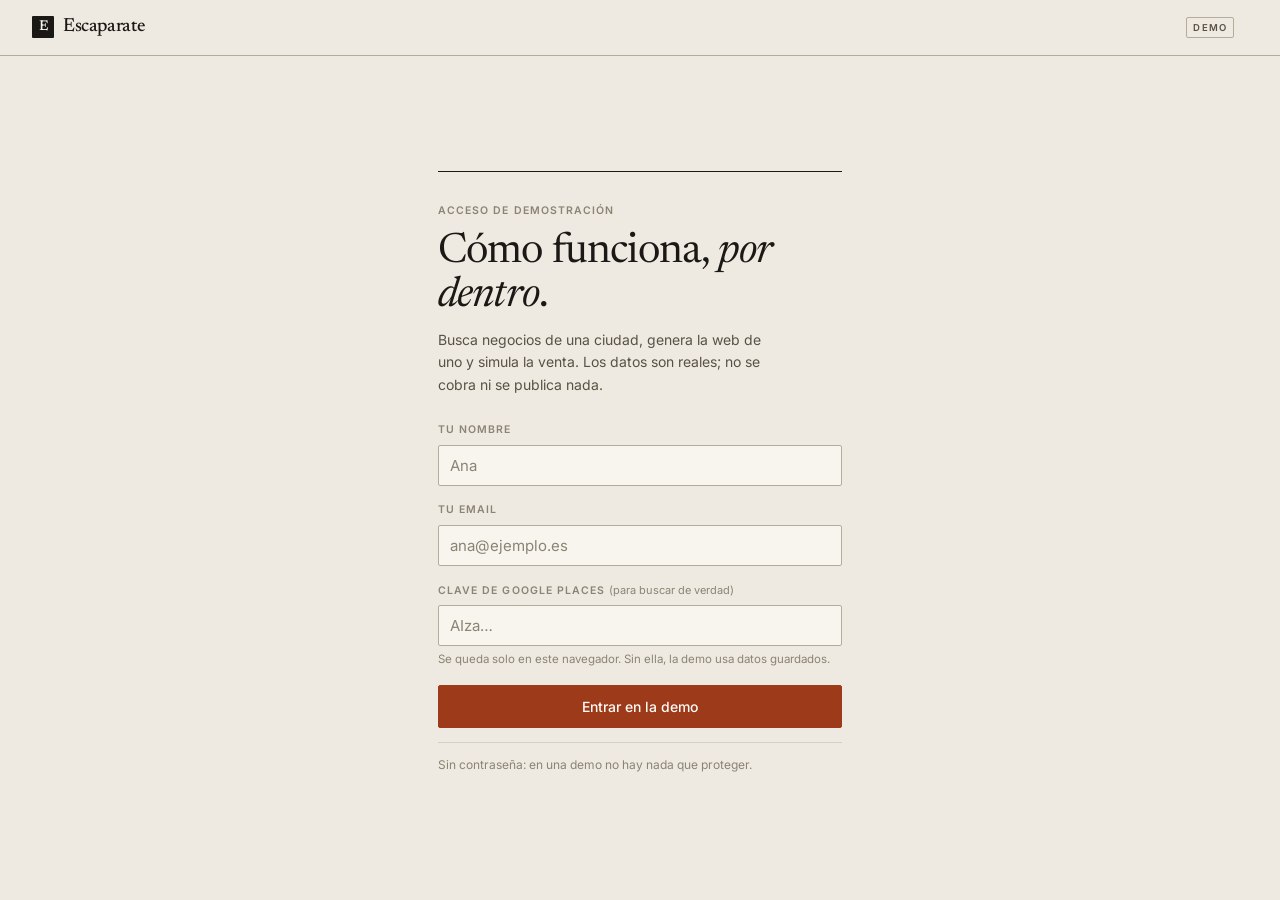
<file: demo/index.html>
<!DOCTYPE html>
<html lang="es">
<head>
<meta charset="utf-8">
<meta name="viewport" content="width=device-width, initial-scale=1">
<title>Escaparate — panel</title>
<meta name="robots" content="noindex">
<link rel="preconnect" href="https://fonts.googleapis.com">
<link rel="preconnect" href="https://fonts.gstatic.com" crossorigin>
<link href="https://fonts.googleapis.com/css2?family=Newsreader:ital,opsz,wght@0,6..72,300..600;1,6..72,300..500&family=Inter:wght@400;500;600&display=swap" rel="stylesheet">
<link rel="stylesheet" href="painel.css">
</head>
<body>

<div class="app">
  <header class="topo">
    <a class="marca" href="#" id="ir-inicio"><span class="logo">E</span><span class="marca-txt">Escaparate</span></a>

    <nav class="dock" id="dock" hidden>
      <button data-ir="dashboard" aria-label="Panel">
        <svg viewBox="0 0 24 24" aria-hidden="true"><rect x="3.5" y="4.5" width="17" height="15"/><path d="M3.5 9.5h17M9.5 9.5v10"/></svg>
        <span class="rot">Panel</span>
      </button>
      <button data-ir="buscar" aria-label="Buscar">
        <svg viewBox="0 0 24 24" aria-hidden="true"><circle cx="10.5" cy="10.5" r="6.5"/><path d="M15.4 15.4 20.5 20.5"/></svg>
        <span class="rot">Buscar</span>
      </button>
      <button data-ir="painel" aria-label="Mis webs">
        <svg viewBox="0 0 24 24" aria-hidden="true"><rect x="3.5" y="4.5" width="17" height="15"/><path d="M3.5 8.5h17"/></svg>
        <span class="rot">Mis webs</span>
      </button>
      <span class="sep"></span>
      <button class="av" id="dock-avatar" aria-label="Cuenta">A</button>
    </nav>

    <div class="topo-dir">
      <span class="selo">Demo</span>
      <span id="usuario-topo"></span>
      <span class="avatar" id="avatar" hidden>A</span>
      <button class="link-limpo" id="btn-chave" hidden aria-label="Clave de Google Places" title="Clave de Google Places">
        <svg viewBox="0 0 24 24" aria-hidden="true"><circle cx="8" cy="12" r="3.5"/><path d="M11.5 12h8M18 12v3M14.5 12v2"/></svg>
        <span class="lbl">Clave Google</span></button>
      <button class="link-limpo" id="btn-sair" hidden>Salir</button>
    </div>
  </header>

  <main>
    <!-- login -->
    <section class="vista ativa" id="v-entrar">
      <div class="entrar">
        <div class="card">
          <p class="passo-num">Acceso de demostración</p>
          <h1>Cómo funciona, <em>por dentro</em>.</h1>
          <p class="intro">Busca negocios de una ciudad, genera la web de uno y simula la venta.
            Los datos son reales; no se cobra ni se publica nada.</p>
          <form id="form-entrar" autocomplete="off">
            <div class="campo"><label for="f-nombre">Tu nombre</label>
              <input id="f-nombre" name="nombre" placeholder="Ana" required maxlength="40"></div>
            <div class="campo"><label for="f-email">Tu email</label>
              <input id="f-email" name="email" type="email" placeholder="ana@ejemplo.es" required maxlength="80"></div>
            <div class="campo">
              <label for="clave-entrada">Clave de Google Places <span class="opc">(para buscar de verdad)</span></label>
              <input name="clave" id="clave-entrada" placeholder="AIza…" autocomplete="off" spellcheck="false">
              <span class="nota-campo">Se queda solo en este navegador. Sin ella, la demo usa datos guardados.</span>
            </div>
            <button class="bt primario" type="submit">Entrar en la demo</button>
          </form>
          <p class="pie-form">Sin contraseña: en una demo no hay nada que proteger.</p>
        </div>
      </div>
    </section>

    <!-- dashboard -->
    <section class="vista" id="v-dashboard">
      <div class="linha-topo">
        <div class="card fatura">
          <h3>Facturado</h3>
          <p class="kpi" id="k-factura">0 €</p>
          <p class="rodape-kpi">Suma de las webs vendidas</p>
        </div>
        <div class="card">
          <h3>Sites generados</h3>
          <p class="kpi pequeno" id="k-geradas">0</p>
        </div>
        <div class="card">
          <h3>Ventas</h3>
          <p class="kpi pequeno" id="k-vendidas">0</p>
          <p class="rodape-kpi" id="k-conversao">0 % de conversión</p>
        </div>
      </div>

      <div class="grid2">
        <div class="card">
          <h3>Webs generadas y vendidas</h3>
          <svg id="barras" viewBox="0 0 520 170" aria-label="Webs generadas y vendidas por mes"></svg>
          <div class="legenda">
            <span><i class="sw sw-tinta"></i>Generadas</span>
            <span><i class="sw sw-acento"></i>Vendidas</span>
          </div>
        </div>
        <div class="card">
          <h3>Estado de tus webs</h3>
          <div class="donut-caixa">
            <svg viewBox="0 0 42 42" width="96" height="96" id="donut" aria-hidden="true"></svg>
            <ul class="donut-legenda">
              <li><i class="sw sw-acento"></i>Vendida <b id="d-vendida">0</b></li>
              <li><i class="sw sw-tinta"></i>Publicada <b id="d-publicada">0</b></li>
              <li><i class="sw sw-fraca"></i>Borrador <b id="d-borrador">0</b></li>
            </ul>
          </div>
        </div>
      </div>

      <div class="card cobertura">
        <h3>Cobertura de la demo</h3>
        <div class="numeros">
          <div><span class="kpi pequeno" id="c-leads">—</span>
            <div class="rot">negocios de muestra</div></div>
          <div><span class="kpi pequeno" id="c-cidades">—</span>
            <div class="rot">ciudades</div></div>
          <div><span class="kpi pequeno" id="c-nichos">—</span>
            <div class="rot">nichos con datos</div></div>
        </div>
      </div>
    </section>

    <!-- buscar: barra lateral + lista vazia/resultados -->
    <section class="vista" id="v-buscar">
      <div class="busca-grid">
        <aside class="lateral">
          <button class="bt primario" id="nova-busca">
            <svg viewBox="0 0 24 24" aria-hidden="true"><path d="M12 5.5v13M5.5 12h13"/></svg>
            Nueva búsqueda</button>
          <div class="bloco">
            <h4>Ciudades</h4>
            <ul class="cidades-lista" id="cidades-lista"></ul>
            <p class="ajuda" id="cidades-vazio">Todavía no has buscado ninguna zona.</p>
          </div>
        </aside>
        <div>
          <div id="chave-google" hidden>
            <div class="bloco-aviso">
              <h3>Falta la clave de Google Places</h3>
              <p>La búsqueda en tiempo real usa la Google Places API — la misma que el SitesLead.
                Pega aquí tu clave y queda guardada <b>solo en este navegador</b>: no viaja al
                repositorio ni a ningún servidor nuestro.</p>
              <div class="linha-chave">
                <input class="mini-input" id="chave-input" placeholder="AIza…" style="flex:1;min-width:220px">
                <button class="bt verde" id="chave-guardar">Guardar clave</button>
              </div>
              <details>
                <summary>Cómo conseguirla</summary>
                <ol>
                  <li>Google Cloud Console → nuevo proyecto.</li>
                  <li>Activar <b>Places API (New)</b>.</li>
                  <li>APIs y servicios → Credenciales → Crear clave de API.</li>
                  <li>Restringir la clave a <b>Sitios web</b> con el dominio de la demo.</li>
                  <li>Pegarla arriba. Cuesta ~32 USD por 1000 búsquedas de 20 resultados.</li>
                </ol>
              </details>
            </div>
          </div>
          <div id="busca-vazia" class="vazio-grande">
            <div class="caixa">
              <h3>Busca clientes por ciudad</h3>
              <p>Pulsa <b>Nueva búsqueda</b>: eliges la zona, el nicho, y sale la lista de
                negocios que aún no tienen web.</p>
            </div>
          </div>
          <div id="busca-resultados" hidden>
            <div class="barra-viva">
              <input id="vivo-texto" placeholder="Busca: abogados, peluquería, bar…" autocomplete="off">
              <button class="bt pequeno" id="vivo-cerca" title="Usar a minha localização">
                <svg viewBox="0 0 24 24" aria-hidden="true"><path d="M12 21s6-5.4 6-10a6 6 0 1 0-12 0c0 4.6 6 10 6 10z"/><circle cx="12" cy="11" r="2"/></svg>
                Cerca de mí</button>
            </div>
            <p class="zona-viva" id="vivo-zona"></p>
            <div class="filtros">
              <span class="cont" id="res-cont"></span>
              <button class="filtro on" data-filtro="sem">Sin web</button>
              <button class="filtro" data-filtro="todos">Todos</button>
              <button class="filtro" data-filtro="com">Ya tiene web</button>
            </div>
            <div class="alvos" id="alvos"></div>
            <p class="ajuda" id="res-rodape"></p>
          </div>
        </div>
      </div>
    </section>

    <!-- modal da busca -->
    <div class="modal" id="modal-busca" hidden>
      <div class="modal-fundo" id="modal-fundo"></div>
      <div class="modal-caixa">
        <div class="modal-cab">
          <button class="bt pequeno" id="mb-voltar">
            <svg viewBox="0 0 24 24" aria-hidden="true"><path d="M19 12H5M11 6l-6 6 6 6"/></svg>
            Voltar</button>
          <span class="passo-num">Nueva búsqueda</span>
          <div class="wiz-prog" style="margin-left:auto"><span id="p1"></span><span id="p2"></span><span id="p3"></span></div>
          <button class="x" id="mb-fechar" aria-label="Cerrar">
            <svg viewBox="0 0 24 24" aria-hidden="true"><path d="M6 6l12 12M18 6 6 18"/></svg></button>
        </div>
        <div class="modal-corpo">
          <div class="globo-caixa">
            <canvas id="globo"></canvas>
            <div class="globo-rodape" id="globo-coords">— · —</div>
          </div>
          <div>
            <div class="breadcrumb" id="mb-migalhas"></div>
            <p class="passo-num" id="mb-passo">Paso 1 de 3</p>
            <h2 id="mb-pergunta"></h2>
            <p class="dica" id="mb-dica"></p>
            <div id="mb-campo"></div>
            <p class="contador-busca" id="mb-contador"></p>
          </div>
        </div>
      </div>
    </div>

    <!-- varrimento -->
    <div class="scanner" id="scanner" hidden>
      <div class="dentro">
        <h3 id="scanner-titulo">Varrendo…</h3>
        <canvas id="globo-scan"></canvas>
        <div class="coords" id="scanner-coords"></div>
        <div class="barra"><i></i></div>
      </div>
    </div>

    <!-- gerando -->
    <section class="vista" id="v-gerando">
      <div class="gerando">
        <div>
          <p class="passo-num">Generando el sitio</p>
          <h2 id="g-titulo">—</h2>
          <p id="g-sub"></p>
          <p class="crono" id="g-crono">0.0s</p>
          <ul class="check" id="g-check">
            <li><span class="pt"></span>Aplicando colores y tipografía</li>
            <li><span class="pt"></span>Escribiendo los textos</li>
            <li><span class="pt"></span>Conectando el botón de WhatsApp</li>
            <li><span class="pt"></span>Encajando el mapa</li>
            <li><span class="pt"></span>Optimizando para móvil</li>
          </ul>
        </div>
        <div class="esqueleto"><i class="h"></i><i class="l"></i><div class="g"><i></i><i></i><i></i></div><i class="l"></i></div>
      </div>
    </section>

    <!-- editor -->
    <section class="vista" id="v-gerar">
      <div class="editor-grid">
        <div class="escena">
          <div class="lienzo-barra">
            <span>Vista previa</span><span class="sep"></span>
            <button data-ancho="100%" class="ativo">Escritorio</button>
            <button data-ancho="390px">Móvil</button>
          </div>
          <iframe id="preview" title="Vista previa"></iframe>
        </div>
        <aside class="painel-ed">
          <div class="painel-cab">
            <span class="passo-num">Panel de control</span>
            <span class="tag sem" id="ed-estado">Guardado</span>
          </div>

          <section>
            <h4>Modelo</h4>
            <div class="segmentado" id="ed-modelo">
              <button data-modelo="claro" class="on">Claro</button>
              <button data-modelo="oscuro">Oscuro</button>
            </div>
          </section>

          <section>
            <h4>Secciones del sitio</h4>
            <ul class="secoes-lista" id="ed-secoes"></ul>
          </section>

          <section>
            <h4>Color de destaque</h4>
            <div class="cores" id="ed-cores"></div>
          </section>

          <section>
            <h4>Destino de los botones</h4>
            <input class="mini-input" id="ed-cta" placeholder="En blanco = WhatsApp automático">
            <p class="ajuda">En blanco lleva al WhatsApp del negocio. Acepta link, <code>tel:</code> o <code>mailto:</code>.</p>
          </section>

          <section>
            <h4>Contacto y localización</h4>
            <div class="campo-mini"><span>Ciudad</span>
              <input class="mini-input" id="ed-ciudad"></div>
            <div class="campo-mini"><span>Dirección</span>
              <input class="mini-input" id="ed-direccion"></div>
            <div class="campo-mini"><span>WhatsApp</span>
              <input class="mini-input" id="ed-whatsapp"></div>
            <div class="campo-mini" style="margin-bottom:0"><span>Horario</span>
              <input class="mini-input" id="ed-horario"></div>
          </section>

          <p class="ajuda">Textos y fotos: haz clic en la vista previa para editar.</p>

          <div class="painel-pe">
            <button class="bt" id="ed-voltar">Volver</button>
            <button class="bt verde" id="ed-dominio">Elegir dominio →</button>
          </div>
        </aside>
      </div>
    </section>

    <!-- domínio -->
    <section class="vista" id="v-dominio">
      <div class="dominio">
        <div class="card">
          <p class="passo-num">Último paso</p>
          <h2>Elige el dominio</h2>
          <p class="intro">Es el enlace que le vas a mandar al dueño para que vea su web.</p>
          <div class="campo-mini"><span>Dirección del sitio</span>
            <div class="slug"><span>escaparate.es/</span><input id="dom-slug" maxlength="40"></div>
          </div>
          <p class="ajuda" style="margin-bottom:18px">En la demo no se publica nada: el sitio
            queda guardado en tu lista.</p>
          <button class="bt verde" id="dom-publicar">Publicar sitio</button>
          <button class="bt" id="dom-voltar">Volver al editor</button>
        </div>
      </div>
    </section>

    <!-- painel -->
    <section class="vista" id="v-painel">
      <h2 class="titulo-vista">Mis webs</h2>
      <div class="alvos" id="painel-lista"></div>
      <p class="vazio" id="painel-vazio" hidden>Todavía no has generado ninguna web.</p>
    </section>
  </main>
</div>

<div class="brinde" id="brinde"></div>

<script src="nichos.js"></script>
<script src="leads.js"></script>
<script src="cidades.js"></script>
<script src="globo.js"></script>
<script src="vivo.js"></script>
<script src="places.js"></script>
<script src="preview.js"></script>
<script src="app.js"></script>
</body>
</html>
</file>
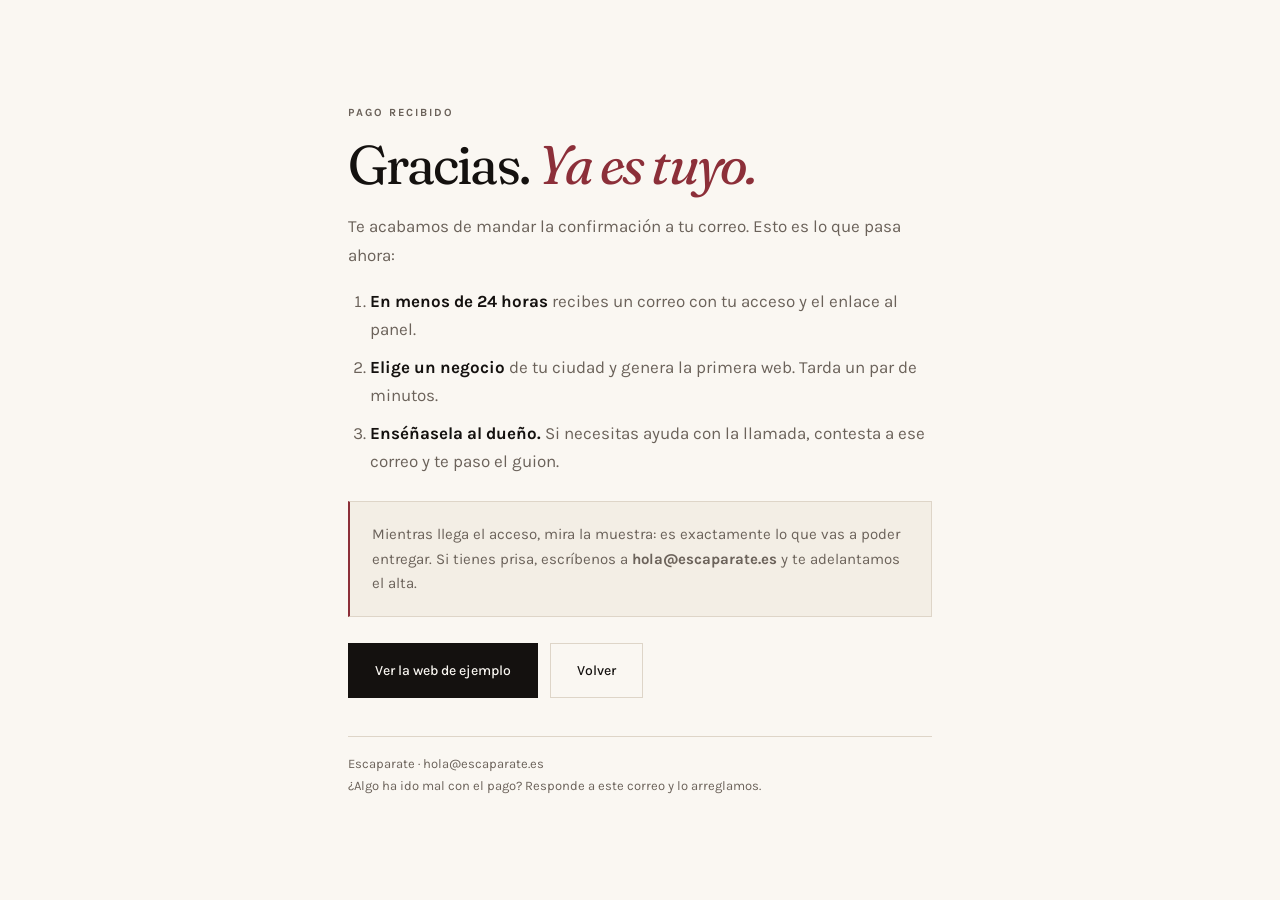
<file: gracias.html>
<!DOCTYPE html>
<html lang="es">
<head>
<meta charset="utf-8">
<meta name="viewport" content="width=device-width, initial-scale=1">
<title>Gracias — Escaparate</title>
<meta name="robots" content="noindex">
<link rel="preconnect" href="https://fonts.googleapis.com">
<link rel="preconnect" href="https://fonts.gstatic.com" crossorigin>
<link href="https://fonts.googleapis.com/css2?family=Fraunces:ital,opsz,wght@0,9..144,300..700;1,9..144,300..700&family=Karla:wght@400;500;700&display=swap" rel="stylesheet">
<style>
:root{--papel:#faf7f2;--tinta:#14110f;--acento:#8c2f39;--linha:#ded5c8;--suave:#6b625a}
*{box-sizing:border-box}
body{margin:0;background:var(--papel);color:var(--tinta);
  font-family:"Karla",ui-sans-serif,system-ui,sans-serif;font-size:17px;line-height:1.65;
  display:flex;min-height:100vh;align-items:center;-webkit-font-smoothing:antialiased}
.wrap{max-width:640px;margin:0 auto;padding:60px 28px}
.kicker{font-size:11px;letter-spacing:.18em;text-transform:uppercase;font-weight:700;color:var(--suave);margin:0}
h1{font-family:"Fraunces",Georgia,serif;font-weight:400;font-size:clamp(2.2rem,6vw,3.4rem);
  line-height:1;letter-spacing:-.035em;margin:16px 0 20px;font-variation-settings:"SOFT" 30,"WONK" 1}
h1 em{font-style:italic;color:var(--acento)}
p{color:var(--suave);margin:0 0 18px}
ol{margin:0 0 26px;padding-left:22px;color:var(--suave)}
ol li{margin-bottom:10px}
ol strong{color:var(--tinta)}
.caja{border:1px solid var(--linha);border-left:2px solid var(--acento);background:#f3eee5;padding:20px 22px;margin:0 0 26px}
.caja p{margin:0;font-size:15px}
a.boton{display:inline-block;background:var(--tinta);color:var(--papel);text-decoration:none;
  font-size:14px;font-weight:500;padding:15px 26px;border:1px solid var(--tinta);transition:.2s}
a.boton:hover{background:var(--acento);border-color:var(--acento)}
a.boton.sec{background:transparent;color:inherit;border-color:var(--linha);margin-left:8px}
.pie{margin-top:38px;font-size:13px;color:var(--suave);border-top:1px solid var(--linha);padding-top:16px}
.pie a{color:inherit;text-decoration:none;border-bottom:1px solid var(--linha)}
@media(prefers-reduced-motion:reduce){*{transition:none!important}}
</style>
</head>
<body>
<div class="wrap">
  <p class="kicker">Pago recibido</p>
  <h1>Gracias. <em>Ya es tuyo.</em></h1>

  <p>Te acabamos de mandar la confirmación a tu correo. Esto es lo que pasa ahora:</p>

  <ol>
    <li><strong>En menos de 24 horas</strong> recibes un correo con tu acceso y el enlace al panel.</li>
    <li><strong>Elige un negocio</strong> de tu ciudad y genera la primera web. Tarda un par de minutos.</li>
    <li><strong>Enséñasela al dueño.</strong> Si necesitas ayuda con la llamada, contesta a ese correo y te paso el guion.</li>
  </ol>

  <div class="caja">
    <p>Mientras llega el acceso, mira la muestra: es exactamente lo que vas a poder entregar.
      Si tienes prisa, escríbenos a <strong>hola@escaparate.es</strong> y te adelantamos el alta.</p>
  </div>

  <a class="boton" href="taberna-la-escalera/">Ver la web de ejemplo</a>
  <a class="boton sec" href="./">Volver</a>

  <div class="pie">
    Escaparate · hola@escaparate.es<br>
    ¿Algo ha ido mal con el pago? Responde a este correo y lo arreglamos.
  </div>
</div>
</body>
</html>
</file>
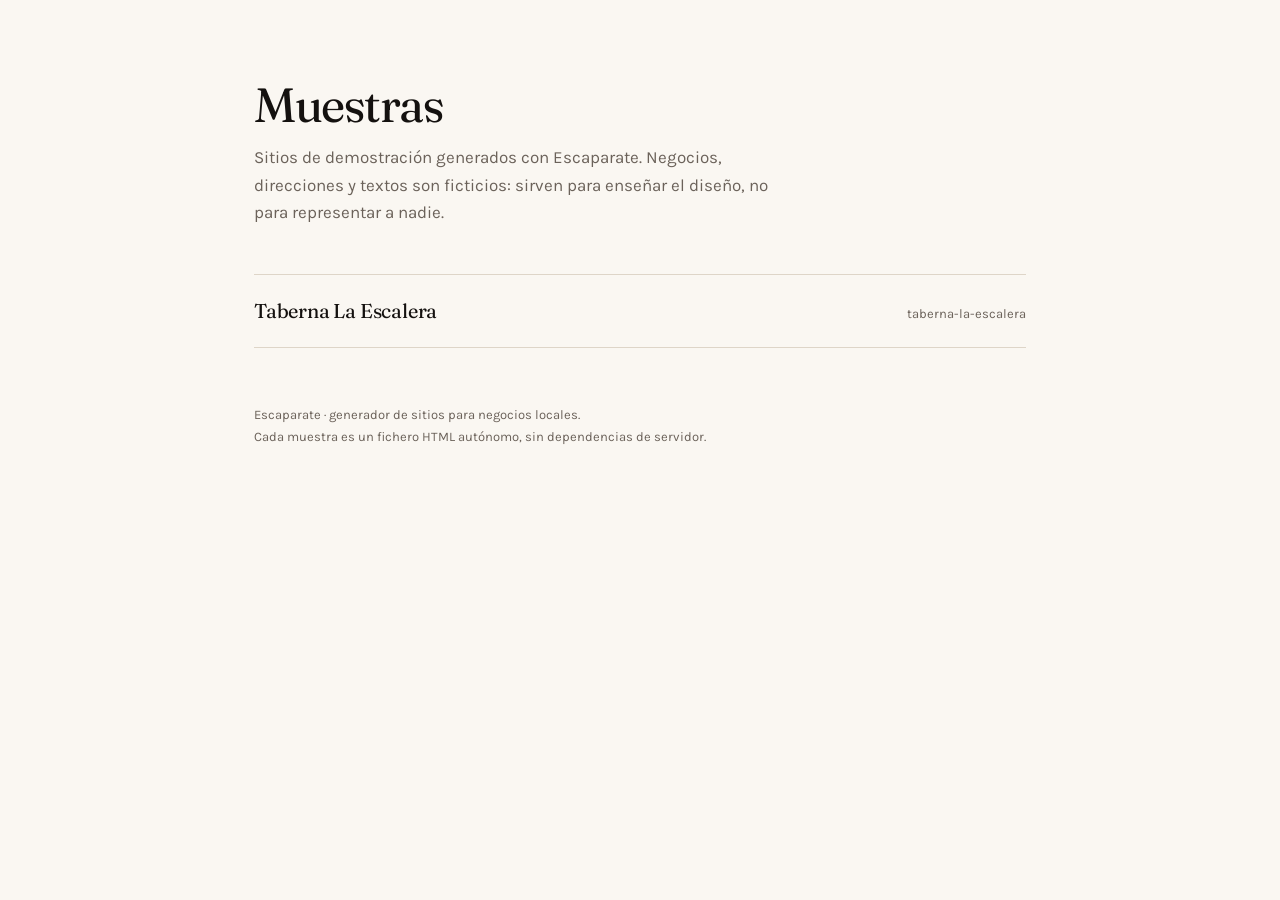
<file: muestras.html>
<!DOCTYPE html>
<html lang="es">
<head>
<meta charset="utf-8">
<meta name="viewport" content="width=device-width, initial-scale=1">
<title>Escaparate · muestras</title>
<meta name="robots" content="noindex">
<style>
:root{--tinta:#14110f;--papel:#faf7f2;--linha:#ded5c8;--acento:#8c2f39;--suave:#6b625a}
*{box-sizing:border-box}
body{margin:0;background:var(--papel);color:var(--tinta);
 font:400 17px/1.6 "Karla",ui-sans-serif,system-ui,sans-serif}
.wrap{max-width:820px;margin:0 auto;padding:80px 24px 120px}
h1{font-family:"Fraunces",Georgia,serif;font-weight:400;font-size:clamp(2rem,5vw,3rem);
 letter-spacing:-.03em;line-height:1.05;margin:0 0 14px}
p.lead{color:var(--suave);max-width:52ch;margin:0 0 48px}
ul{list-style:none;padding:0;margin:0}
li{border-top:1px solid var(--linha);padding:20px 0}
li:last-child{border-bottom:1px solid var(--linha)}
a{color:inherit;text-decoration:none;display:flex;justify-content:space-between;
 gap:20px;align-items:baseline}
a:hover .n{color:var(--acento)}
.n{font-family:"Fraunces",Georgia,serif;font-size:20px;letter-spacing:-.01em;transition:.2s}
.t{font-size:13px;color:var(--suave);white-space:nowrap}
footer{margin-top:56px;font-size:13px;color:var(--suave);line-height:1.7}
</style>
<link rel="preconnect" href="https://fonts.googleapis.com">
<link href="https://fonts.googleapis.com/css2?family=Fraunces:opsz,wght@9..144,400;9..144,500&family=Karla:wght@400;700&display=swap" rel="stylesheet">
</head>
<body><div class="wrap">
<h1>Muestras</h1>
<p class="lead">Sitios de demostración generados con Escaparate. Negocios, direcciones y
textos son ficticios: sirven para enseñar el diseño, no para representar a nadie.</p>
<ul>
<li><a href="taberna-la-escalera/"><span class="n">Taberna La Escalera</span><span class="t">taberna-la-escalera</span></a></li>
</ul>
<footer>Escaparate · generador de sitios para negocios locales.<br>
Cada muestra es un fichero HTML autónomo, sin dependencias de servidor.</footer>
</div></body></html>
</file>
<file: demo/painel.css>
/* Escaparate — painel.
   Linguagem visual: instrumento de trabalho. Papel quente, tinta quase preta,
   uma só cor de acento (óxido). Separação por réguas de 1 px e por espaço —
   nada de cartões flutuantes, gradientes, desfoques nem emoji.
   Tipografia: Newsreader para títulos e números; Inter para o resto. */

:root{
  --papel:#efeae1;          /* fundo da página */
  --placa:#f8f5ef;          /* superfícies que precisam de se destacar */
  --placa2:#e7e1d5;         /* poços, inputs, zonas recuadas */
  --tinta:#1b1916;
  --tinta-media:#585244;
  --tinta-fraca:#8b8474;
  --regua:#d6cfc2;
  --regua-forte:#b4ac9b;
  --acento:#9c3a1a;
  --acento-escuro:#83300f;
  --acento-lavado:rgba(156,58,26,.07);
  --r:2px;
  --serif:"Newsreader",Georgia,"Times New Roman",serif;
  --sans:"Inter",-apple-system,BlinkMacSystemFont,"Segoe UI",system-ui,sans-serif;
}

*,*::before,*::after{box-sizing:border-box}
/* o [hidden] do browser perde para qualquer display definido por nós */
[hidden]{display:none!important}
html{-webkit-text-size-adjust:100%}
body{margin:0;background:var(--papel);color:var(--tinta);font-family:var(--sans);
  font-size:15px;line-height:1.6;-webkit-font-smoothing:antialiased;
  min-height:100vh;overflow-x:hidden}
a{color:inherit}
::selection{background:var(--acento);color:#fdfbf7}
button{font-family:inherit}
h1,h2,h3,h4{margin:0;font-weight:600;letter-spacing:-.01em}
:focus-visible{outline:2px solid var(--acento);outline-offset:2px}

.app{display:flex;flex-direction:column;min-height:100vh}

/* cifras alinhadas — é um painel de contas, os números têm de encostar */
.kpi,.crono,.donut-legenda b,.filtros .cont b,.tabela-num,
#globo-coords,#scanner-coords,.slug input,.alvo .nota{
  font-variant-numeric:tabular-nums;font-feature-settings:"tnum" 1,"lnum" 1}

/* rótulo pequeno em versaletes — a estrutura da página assenta nisto */
.passo-num,.card h3,.lateral h4,.painel-ed h4,.campo-mini > span,.campo label,
.selo,.tag,.pill,.chips-mini span,.filtro{
  font-family:var(--sans);font-size:10.5px;font-weight:600;letter-spacing:.1em;
  text-transform:uppercase;color:var(--tinta-fraca)}

/* ------------------------------------------------------------------ topo */
.topo{position:sticky;top:0;z-index:40;display:flex;align-items:center;gap:26px;
  height:56px;padding:0 32px;background:var(--papel);
  border-bottom:1px solid var(--regua-forte)}
.marca{display:flex;align-items:center;gap:9px;text-decoration:none;flex:none}
.marca .logo{width:22px;height:22px;border-radius:1px;display:grid;place-items:center;
  background:var(--tinta);color:var(--placa);font-family:var(--serif);
  font-size:14px;font-weight:500;line-height:1;padding-bottom:1px}
.marca .marca-txt{font-family:var(--serif);font-size:19px;font-weight:500;
  letter-spacing:-.02em;color:var(--tinta)}
.topo-dir{display:flex;align-items:center;gap:14px;margin-left:auto;font-size:13px}
#usuario-topo{color:var(--tinta-media);font-size:13px;max-width:180px;overflow:hidden;
  text-overflow:ellipsis;white-space:nowrap}
.selo{color:var(--tinta-media);border:1px solid var(--regua-forte);
  border-radius:var(--r);padding:2px 6px;font-size:9.5px;letter-spacing:.12em}
.avatar{width:26px;height:26px;border-radius:var(--r);display:grid;place-items:center;
  font-size:11px;font-weight:600;background:transparent;color:var(--tinta);
  border:1px solid var(--regua-forte);text-transform:uppercase;flex:none}
.link-limpo{display:inline-flex;align-items:center;gap:6px;background:none;border:0;
  color:var(--tinta-media);cursor:pointer;font-size:12.5px;padding:0}
.link-limpo svg{width:15px;height:15px;stroke:currentColor;fill:none;stroke-width:1.5}
.link-limpo:hover{color:var(--tinta)}

/* navegação: barra de topo, sem dock flutuante */
.dock{align-self:stretch;display:flex;align-items:stretch;gap:2px}
.dock button{position:relative;display:flex;align-items:center;gap:7px;
  padding:0 11px;border:0;background:none;cursor:pointer;color:var(--tinta-media);
  font-size:13px;font-weight:500;letter-spacing:0}
.dock button svg{width:16px;height:16px;stroke:currentColor;fill:none;
  stroke-width:1.5;stroke-linecap:round;stroke-linejoin:round;opacity:.8}
.dock button:hover{color:var(--tinta)}
.dock button.ativo{color:var(--tinta);font-weight:600}
.dock button.ativo svg{opacity:1}
.dock button.ativo::after{content:"";position:absolute;left:11px;right:11px;bottom:0;
  height:2px;background:var(--acento)}
.dock .rot{white-space:nowrap}
.dock .sep,#dock-avatar{display:none}

/* ------------------------------------------------------------------ vistas */
.vista{display:none;flex:1;width:100%;max-width:1180px;margin:0 auto;
  padding:34px 32px 96px}
.vista.ativa{display:block}
/* rede de segurança: o «Volver» do editor chama mostrar("resultados") e não
   existe v-resultados — sem isto o ecrã ficava em branco. Não substitui a
   correção no app.js; só evita o vazio na demo. */
main:not(:has(.vista.ativa)) #v-buscar{display:block}

/* títulos de vista */
.vista h1{font-family:var(--serif);font-weight:400;font-size:clamp(30px,3.6vw,42px);
  line-height:1.06;letter-spacing:-.02em}
.vista h2{font-family:var(--serif);font-weight:500;font-size:26px;line-height:1.12;
  letter-spacing:-.015em}
.vista h1 em,.vista h2 em{font-style:italic}

/* --------------------------------------------------------- blocos e réguas */
.card{background:none;border:0;border-top:1px solid var(--regua-forte);
  border-radius:0;padding:16px 0 4px}
.card h3{margin:0 0 2px}
.kpi{font-family:var(--serif);font-weight:400;font-size:40px;line-height:1.05;
  letter-spacing:-.02em;margin:10px 0 0;color:var(--tinta)}
.kpi.pequeno{font-size:27px;font-weight:500}
.ajuda{font-size:12.5px;line-height:1.5;color:var(--tinta-fraca);margin:8px 0 0}
.vazio{color:var(--tinta-fraca);font-size:13.5px;text-align:left;
  padding:16px 0;border-top:1px solid var(--regua);margin:0}

/* ---------------------------------------------------------------- botões */
.bt{display:inline-flex;align-items:center;justify-content:center;gap:8px;
  border:1px solid var(--regua-forte);background:transparent;color:var(--tinta);
  border-radius:var(--r);padding:10px 16px;font-size:13.5px;font-weight:500;
  letter-spacing:0;cursor:pointer;text-decoration:none;transition:background .14s,border-color .14s,color .14s}
.bt:hover{background:var(--placa);border-color:var(--tinta-fraca)}
.bt svg{width:15px;height:15px;stroke:currentColor;fill:none;stroke-width:1.5;
  stroke-linecap:round;stroke-linejoin:round;flex:none}
.bt.primario{background:var(--acento);border-color:var(--acento);color:#fdfbf7}
.bt.primario:hover{background:var(--acento-escuro);border-color:var(--acento-escuro)}
.bt.verde{background:var(--tinta);border-color:var(--tinta);color:var(--placa)}
.bt.verde:hover{background:#000;border-color:#000}
.bt.pequeno{padding:6px 11px;font-size:12.5px;white-space:nowrap}
.bt:disabled{opacity:.45;cursor:not-allowed}

/* ------------------------------------------------------------------ entrar */
.entrar{max-width:404px;margin:9vh auto 0}
.entrar .card{border-top:1px solid var(--tinta);padding-top:20px}
.entrar h1{margin:10px 0 10px}
.intro{color:var(--tinta-media);margin:10px 0 26px;font-size:14px;
  line-height:1.6;max-width:52ch}
.entrar .intro{max-width:38ch}
.campo{display:grid;gap:5px;margin-bottom:16px}
.campo label{margin-bottom:1px}
.campo label .opc{text-transform:none;letter-spacing:0;font-weight:400;
  color:var(--tinta-fraca);font-size:11px}
.campo input,.campo select{font:400 15px var(--sans);padding:10px 11px;
  border:1px solid var(--regua-forte);background:var(--placa);color:var(--tinta);
  border-radius:var(--r);width:100%}
.campo input::placeholder{color:var(--tinta-fraca)}
.campo input:focus,.campo select:focus{outline:2px solid var(--acento);
  outline-offset:-1px;border-color:var(--acento)}
.nota-campo{font-size:11.5px;line-height:1.5;color:var(--tinta-fraca)}
.entrar .bt.primario{width:100%;padding:12px 16px;font-size:14px}
.pie-form{font-size:12px;color:var(--tinta-fraca);margin:14px 0 0;
  padding-top:12px;border-top:1px solid var(--regua)}

/* --------------------------------------------------------------- dashboard */
.linha-topo{display:grid;grid-template-columns:1.55fr 1fr 1fr;margin:0}
.linha-topo .card{padding:16px 22px 18px 0}
.linha-topo .card + .card{padding-left:22px;border-left:1px solid var(--regua)}
.fatura{position:relative}
.fatura::before{content:"";position:absolute;top:-1px;left:0;width:34px;height:2px;
  background:var(--acento)}
.fatura .kpi{font-size:clamp(38px,5vw,54px)}
.fatura .rodape-kpi{color:var(--tinta-fraca);font-size:12.5px;margin:8px 0 0}
.card .rodape-kpi{color:var(--tinta-fraca);font-size:12.5px;margin:8px 0 0}

.grid2{display:grid;grid-template-columns:1.55fr 1fr;margin-top:26px}
.grid2 > .card{padding:16px 24px 8px 0}
.grid2 > .card + .card{padding-left:24px;border-left:1px solid var(--regua)}
/* o SVG traz viewBox 520×170 e é desenhado pelo app.js: se a caixa tiver a
   mesma proporção não há letterbox e os rótulos ficam do tamanho certo */
#barras{display:block;width:100%;height:auto;aspect-ratio:520/170;margin-top:14px}
#barras rect:nth-of-type(odd){fill:var(--tinta)}
#barras rect:nth-of-type(even){fill:var(--acento)}
#barras text{fill:var(--tinta-fraca);font-family:var(--sans);font-size:10.5px;
  letter-spacing:.04em}
#barras line{stroke:var(--regua-forte);stroke-width:1}
.legenda{display:flex;gap:18px;font-size:12px;color:var(--tinta-media);
  margin-top:14px;flex-wrap:wrap}
.sw{display:inline-block;width:9px;height:9px;border-radius:1px;margin-right:7px;
  vertical-align:baseline}
.sw-tinta{background:var(--tinta)}
.sw-acento{background:var(--acento)}
.sw-fraca{background:var(--regua-forte)}
.donut-caixa{display:flex;align-items:center;gap:18px;margin-top:12px}
#donut{flex:none}
#donut circle:first-of-type{stroke:var(--regua)}
#donut circle:nth-of-type(2){stroke:var(--acento)}
#donut circle:nth-of-type(3){stroke:var(--tinta)}
#donut circle:nth-of-type(4){stroke:var(--regua-forte)}
.donut-legenda{list-style:none;padding:0;margin:0;font-size:13px;
  color:var(--tinta-media);flex:1}
.donut-legenda li{display:flex;align-items:center;gap:2px;padding:5px 0;
  border-bottom:1px solid var(--regua)}
.donut-legenda li:last-child{border-bottom:0}
.donut-legenda b{margin-left:auto;color:var(--tinta);font-weight:600}

.cobertura{margin-top:26px}
.cobertura .numeros{display:grid;grid-template-columns:repeat(3,1fr);margin-top:12px}
.cobertura .numeros > div{padding-right:24px}
.cobertura .numeros > div + div{border-left:1px solid var(--regua);padding-left:24px}
.cobertura .rot{color:var(--tinta-fraca);font-size:12.5px;line-height:1.4;
  max-width:22ch}

/* ---------------------------------------------------------------- buscar */
.busca-grid{display:grid;grid-template-columns:236px 1fr;gap:34px;align-items:start}
.lateral{position:sticky;top:82px}
.lateral .bloco{border-top:1px solid var(--regua-forte);margin-top:22px;padding-top:14px}
.lateral h4{margin:0 0 10px}
#nova-busca{width:100%}
.cidades-lista{list-style:none;padding:0;margin:0;max-height:56vh;overflow:auto}
.cidades-lista li{padding:9px 0;border-bottom:1px solid var(--regua);cursor:pointer}
.cidades-lista li:first-child{border-top:0}
.cidades-lista li:hover .cid{color:var(--acento)}
.cidades-lista .cid{font-size:13.5px;font-weight:500}
.chips-mini{display:flex;gap:6px;flex-wrap:wrap;margin-top:4px}
.chips-mini span{font-size:9.5px;letter-spacing:.1em;color:var(--tinta-fraca)}

/* aviso da chave de Google */
.bloco-aviso{position:relative;border:1px solid var(--regua-forte);
  background:var(--placa);padding:18px 20px 16px;border-radius:var(--r);margin-bottom:26px}
.bloco-aviso::before{content:"";position:absolute;top:-1px;left:-1px;width:34px;height:2px;
  background:var(--acento)}
.bloco-aviso h3{color:var(--tinta);font-size:10.5px;letter-spacing:.1em;
  text-transform:uppercase;margin:0 0 10px;font-weight:600}
.bloco-aviso p{font-size:13.5px;color:var(--tinta-media);margin:0 0 14px;
  line-height:1.55;max-width:66ch}
.bloco-aviso .linha-chave{display:flex;gap:8px;flex-wrap:wrap}
.bloco-aviso details{margin-top:14px}
summary{cursor:pointer;font-size:12.5px;color:var(--tinta-media);
  list-style:none;display:inline-block;border-bottom:1px solid var(--regua-forte)}
summary::-webkit-details-marker{display:none}
summary:hover{color:var(--tinta);border-bottom-color:var(--tinta)}
.bloco-aviso ol{font-size:12.5px;color:var(--tinta-media);line-height:1.65;
  margin:10px 0 0;padding-left:18px}

/* estado vazio escrito com dignidade */
.vazio-grande{display:block;min-height:46vh;padding-top:6vh}
.vazio-grande .caixa{max-width:42ch;padding-top:18px;border-top:1px solid var(--regua-forte)}
.vazio-grande h3{font-family:var(--serif);font-size:22px;font-weight:500;
  letter-spacing:-.01em;margin:0 0 8px}
.vazio-grande p{font-size:13.5px;color:var(--tinta-media);margin:0;line-height:1.6}
.vazio-grande p b{font-weight:600;color:var(--tinta)}

/* barra de busca ao vivo */
.barra-viva{display:flex;gap:8px;margin:0 0 10px}
.barra-viva input{flex:1;font:400 14.5px var(--sans);padding:11px 13px;
  border-radius:var(--r);border:1px solid var(--regua-forte);
  background:var(--placa);color:var(--tinta)}
.barra-viva input::placeholder{color:var(--tinta-fraca)}
.barra-viva input:focus{outline:2px solid var(--acento);outline-offset:-1px;
  border-color:var(--acento)}
#vivo-cerca{white-space:nowrap}
.zona-viva{font-size:12.5px;color:var(--tinta-media);margin:0 0 16px;
  display:flex;align-items:center;gap:8px;flex-wrap:wrap}
.zona-viva b{color:var(--tinta);font-weight:600}
.pill{display:inline-block;font-size:9.5px;letter-spacing:.09em;padding:2px 6px;
  border:1px solid var(--regua-forte);border-radius:var(--r);color:var(--tinta-media);
  text-transform:uppercase;font-weight:600;white-space:nowrap}
.pill.ok{border-color:var(--tinta);color:var(--tinta)}
.pill.aviso{border-color:var(--regua-forte);color:var(--tinta-fraca)}

/* filtros */
.filtros{display:flex;gap:0;align-items:center;flex-wrap:wrap;margin:0 0 4px;
  padding-bottom:14px;border-bottom:1px solid var(--regua-forte)}
.filtros .cont{font-size:12.5px;color:var(--tinta-fraca);margin-right:auto}
.filtros .cont b{color:var(--tinta);font-weight:600}
.filtro{font-size:11.5px;padding:5px 11px;border-radius:0;border:1px solid var(--regua-forte);
  background:transparent;color:var(--tinta-media);cursor:pointer;font-weight:500;
  letter-spacing:.04em;margin-left:-1px;text-transform:none}
.filtro:first-of-type{margin-left:0}
.filtro:hover{background:var(--placa);color:var(--tinta)}
.filtro.on{background:var(--tinta);border-color:var(--tinta);color:var(--placa);
  font-weight:600}

/* lista de leads — tabela, não cartões. A última coluna tem largura fixa para
   que as colunas do nome e da nota alinhem de linha para linha. */
.alvos{display:block}
.alvo{--c3:198px;
  display:grid;grid-template-columns:minmax(0,1fr) minmax(0,1.5fr) var(--c3);
  align-items:center;gap:20px;padding:13px 10px;margin:0 -10px;
  border-bottom:1px solid var(--regua);background:none;border-radius:0;
  transition:background .12s}
#painel-lista .alvo{--c3:264px}
.alvo:first-child{border-top:1px solid var(--regua)}
.alvo:hover{background:var(--placa)}
.alvo-topo{display:flex;gap:11px;align-items:center;min-width:0}
.alvo-ic{width:30px;height:30px;border-radius:1px;display:grid;place-items:center;
  font-weight:600;font-size:13px;color:#fdfbf7;flex:none;font-family:var(--sans);
  text-transform:uppercase;overflow:hidden}
/* a foto do próprio negócio: vale mais do que uma inicial num quadrado */
.alvo-ic.foto{width:44px;height:44px;background:var(--placa2)}
.alvo-ic.foto img{width:100%;height:100%;object-fit:cover;display:block;
  filter:saturate(.88) contrast(1.04)}
.alvo-topo > div{display:flex;align-items:center;gap:8px;flex-wrap:wrap;min-width:0}
.alvo h4{margin:0;font-size:14px;font-weight:600;line-height:1.3;letter-spacing:-.005em;
  overflow:hidden;text-overflow:ellipsis;white-space:nowrap}
.alvo .nota{font-size:12.5px;color:var(--tinta-fraca);display:flex;gap:10px;
  flex-wrap:wrap;margin:0;line-height:1.4}
.alvo .nota .estrela{color:var(--tinta);font-weight:600}
.alvo .acoes{display:flex;gap:6px;align-items:center;justify-self:end;flex:none}
.mini{width:27px;height:27px;border-radius:var(--r);border:1px solid var(--regua);
  background:transparent;display:grid;place-items:center;cursor:pointer;
  color:var(--tinta-fraca);text-decoration:none;flex:none}
.mini:hover{background:var(--placa2);border-color:var(--tinta-fraca);color:var(--tinta)}
.mini svg{width:13px;height:13px}
#alvos .acoes .bt.verde{padding:6px 12px;font-size:12.5px;font-weight:500;
  letter-spacing:0;text-transform:none}

/* etiquetas de estado: contorno = comprometido, cinza = à margem */
.tag{display:inline-block;font-size:9.5px;letter-spacing:.08em;padding:2px 6px;
  border-radius:var(--r);white-space:nowrap;font-weight:600;text-transform:uppercase}
.tag.sem{color:var(--tinta);border:1px solid var(--tinta);background:transparent}
.tag.com{color:var(--tinta-fraca);border:1px solid var(--regua);background:transparent}

/* carregando */
.carregando{display:flex;align-items:center;gap:10px;color:var(--tinta-media);
  font-size:13px;padding:20px 0}
.carregando i{width:14px;height:14px;border-radius:50%;
  border:1.5px solid var(--regua-forte);border-top-color:var(--tinta);
  animation:gira .8s linear infinite;display:inline-block}
@keyframes gira{to{transform:rotate(360deg)}}

/* ------------------------------------------------------------------ gerando */
.gerando{display:grid;grid-template-columns:1fr 1fr;gap:56px;align-items:center;
  min-height:58vh;padding-top:2vh}
.gerando h2{margin:10px 0 4px}
#g-sub{color:var(--tinta-media);font-size:13.5px;margin:0}
.crono{font-family:var(--serif);font-size:clamp(46px,6vw,68px);font-weight:400;
  letter-spacing:-.03em;line-height:1;color:var(--tinta);margin:20px 0 24px}
.check{list-style:none;padding:0;margin:0;font-size:13px;color:var(--tinta-fraca);
  border-top:1px solid var(--regua)}
.check li{padding:8px 0;display:flex;gap:10px;align-items:center;
  border-bottom:1px solid var(--regua);opacity:.5;transition:opacity .3s}
.check li.on{opacity:1;color:var(--tinta)}
.check li .pt{width:6px;height:6px;border-radius:0;background:var(--tinta-fraca);flex:none}
.check li.on .pt{background:var(--acento)}
.esqueleto{position:relative;aspect-ratio:4/3;border-radius:var(--r);overflow:hidden;
  background:var(--placa);border:1px solid var(--regua-forte);padding:26px;
  display:grid;grid-template-rows:44px 12px 1fr 12px;gap:14px}
.esqueleto i{display:block;border-radius:1px;background:var(--placa2);
  animation:pulso 1.8s ease-in-out infinite}
.esqueleto .h{height:44px;background:#ddd6c8}
.esqueleto .l{height:12px;width:68%}
.esqueleto .g{display:grid;grid-template-columns:1fr 1fr 1fr;gap:12px}
@keyframes pulso{0%,100%{opacity:.55}50%{opacity:1}}

/* ------------------------------------------------------------------ editor */
.editor-grid{display:grid;grid-template-columns:1fr 336px;gap:28px;align-items:start}
.escena{border-radius:var(--r);overflow:hidden;border:1px solid var(--regua-forte);
  background:#fff}
.lienzo-barra{display:flex;align-items:center;gap:6px;padding:8px 12px;
  background:var(--papel);border-bottom:1px solid var(--regua-forte);font-size:12px;
  color:var(--tinta-fraca)}
.lienzo-barra .sep{flex:1}
.lienzo-barra button{background:none;border:1px solid transparent;color:var(--tinta-fraca);
  border-radius:var(--r);padding:4px 9px;font-size:11.5px;cursor:pointer;font-weight:500}
.lienzo-barra button:hover{color:var(--tinta)}
.lienzo-barra button.ativo{background:var(--placa);color:var(--tinta);
  border-color:var(--regua-forte)}
#preview{width:100%;height:min(74vh,780px);border:0;display:block;background:#fff;
  margin:0 auto}

.painel-ed{background:var(--placa);border:1px solid var(--regua-forte);
  border-radius:var(--r);overflow:auto;align-self:start;position:sticky;top:78px;
  max-height:calc(100vh - 100px)}
.painel-cab{display:flex;justify-content:space-between;align-items:center;gap:10px;
  padding:12px 16px;border-bottom:1px solid var(--regua-forte);
  position:sticky;top:0;background:var(--placa);z-index:2}
.painel-ed section{padding:14px 16px;border-bottom:1px solid var(--regua)}
.painel-ed section:last-of-type{border-bottom:0}
.painel-ed h4{margin:0 0 10px;color:var(--tinta-media)}
.segmentado{display:flex;gap:0}
.segmentado button{flex:1;border:1px solid var(--regua-forte);background:transparent;
  color:var(--tinta-media);border-radius:0;padding:7px;font-size:12.5px;
  font-weight:500;cursor:pointer;margin-left:-1px}
.segmentado button:first-child{margin-left:0;border-radius:var(--r) 0 0 var(--r)}
.segmentado button:last-child{border-radius:0 var(--r) var(--r) 0}
.segmentado button:hover{background:var(--placa2)}
.segmentado button.on{background:var(--tinta);border-color:var(--tinta);
  color:var(--placa);font-weight:600}
.secoes-lista{list-style:none;padding:0;margin:0;font-size:13px}
.secoes-lista li{display:flex;justify-content:space-between;align-items:center;gap:10px;
  padding:7px 0;border-bottom:1px solid var(--regua)}
.secoes-lista li:last-child{border:0;padding-bottom:0}
.interruptor{width:30px;height:17px;border-radius:var(--r);background:var(--regua);
  position:relative;cursor:pointer;border:0;flex:none;transition:background .18s;padding:0}
.interruptor::after{content:"";position:absolute;top:2px;left:2px;width:13px;height:13px;
  border-radius:1px;background:var(--placa);transition:left .18s}
.interruptor.on{background:var(--tinta)}
.interruptor.on::after{left:15px}
/* amostras de cor: o valor é o dado, mostra-se a cores — em cartela, não em confete */
.cores{display:grid;grid-template-columns:repeat(6,1fr);gap:1px;padding:1px;
  background:var(--placa);border:1px solid var(--regua-forte)}
.cores button{width:100%;aspect-ratio:1;height:auto;border-radius:0;border:0;
  cursor:pointer;padding:0;transition:none}
.cores button:hover{box-shadow:inset 0 0 0 2px var(--placa)}
.cores button.on{box-shadow:inset 0 0 0 2px var(--placa),0 0 0 1px var(--tinta)}
.campo-mini{display:grid;gap:4px;margin-bottom:9px}
.campo-mini > span{color:var(--tinta-fraca);font-size:9.5px}
.mini-input{width:100%;font:400 13px var(--sans);padding:7px 9px;
  border:1px solid var(--regua-forte);background:var(--placa);color:var(--tinta);
  border-radius:var(--r)}
.mini-input::placeholder{color:var(--tinta-fraca)}
.mini-input:focus{outline:2px solid var(--acento);outline-offset:-1px;
  border-color:var(--acento)}
.painel-ed .ajuda{padding:0 16px 12px;margin:0}
.painel-ed code{font-size:11.5px;background:var(--placa2);padding:1px 4px;
  border-radius:1px;color:var(--tinta-media)}
/* o pé fica sempre à vista: é a continuação do fluxo (escolher domínio) */
.painel-pe{display:flex;gap:8px;padding:12px 16px;border-top:1px solid var(--regua-forte);
  position:sticky;bottom:0;background:var(--placa);z-index:2}
.painel-pe .bt{flex:1}

/* ------------------------------------------------------------------ domínio */
.dominio{max-width:520px;margin:8vh auto 0}
.dominio .card{border-top:1px solid var(--tinta);padding-top:20px}
.slug{display:flex;align-items:center;gap:0;background:var(--placa);
  border:1px solid var(--regua-forte);border-radius:var(--r);padding:0 11px;
  font-size:13px;color:var(--tinta-fraca)}
.slug:focus-within{outline:2px solid var(--acento);outline-offset:-1px;
  border-color:var(--acento)}
.slug input{border:0;background:none;color:var(--tinta);font:500 14px var(--sans);
  padding:10px 0 10px 1px;outline:none;flex:1;min-width:0}
.dominio .bt{width:100%;margin-top:8px}
.dominio .bt:first-of-type{margin-top:18px}

/* ------------------------------------------------------------------- painel */
.titulo-vista{font-family:var(--serif);font-size:26px;font-weight:500;
  margin:0 0 6px;letter-spacing:-.015em}

/* -------------------------------------------------------------------- modal */
.modal{position:fixed;inset:0;z-index:120;display:grid;place-items:center;padding:24px}
.modal[hidden]{display:none!important}
.modal-fundo{position:absolute;inset:0;background:rgba(27,25,22,.46)}
.modal-caixa{position:relative;width:100%;max-width:980px;max-height:88vh;overflow:auto;
  background:var(--papel);border:1px solid var(--tinta);border-radius:var(--r)}
.modal-cab{display:flex;align-items:center;gap:14px;padding:12px 18px;
  border-bottom:1px solid var(--regua-forte);position:sticky;top:0;
  background:var(--papel);z-index:3}
.modal-cab .x{margin-left:auto;background:none;border:0;color:var(--tinta-media);
  cursor:pointer;padding:2px;display:grid;place-items:center}
.modal-cab .x:hover{color:var(--tinta)}
.modal-cab .x svg{width:16px;height:16px;stroke:currentColor;fill:none;stroke-width:1.5}
.wiz-prog{display:flex;gap:4px;align-items:center}
.wiz-prog span{width:24px;height:2px;border-radius:0;background:var(--regua-forte)}
.wiz-prog span.on{background:var(--acento)}
.modal-corpo{display:grid;grid-template-columns:1fr 1fr;gap:40px;
  padding:26px 30px 32px;align-items:center}
.modal-corpo .passo-num{margin:0}
.modal-corpo h2{font-family:var(--serif);font-size:clamp(22px,2.6vw,30px);
  font-weight:500;letter-spacing:-.015em;margin:8px 0 6px}
.dica{color:var(--tinta-media);font-size:13px;margin:0 0 18px;line-height:1.5}
.contador-busca{font-size:11.5px;color:var(--tinta-fraca);margin-top:14px;
  border-top:1px solid var(--regua);padding-top:10px}

/* globo: as cores são as da paleta, desenhadas em globo.js */
.globo-caixa{position:relative;aspect-ratio:1;max-width:400px;width:100%;margin:0 auto;
  display:grid;place-items:center}
.modal .globo-caixa{max-width:340px}
#globo,#globo-scan{width:100%;height:100%;display:block}
.globo-rodape{position:absolute;bottom:0;left:50%;transform:translateX(-50%);
  font-size:10.5px;letter-spacing:.1em;color:var(--tinta-fraca);white-space:nowrap}

/* migalhas da busca */
.breadcrumb{display:flex;gap:6px;flex-wrap:wrap;margin-bottom:14px}
.bc{display:inline-flex;align-items:center;gap:6px;font-size:10.5px;
  letter-spacing:.08em;text-transform:uppercase;padding:3px 7px;border-radius:var(--r);
  border:1px solid var(--regua-forte);background:transparent;color:var(--tinta-media);
  font-weight:500}
.bc b{font-weight:600;color:var(--tinta);letter-spacing:.04em}
.bc.pais{color:var(--tinta-fraca)}

/* autocomplete */
.autocomp{position:relative}
.autocomp .resultados{position:absolute;top:calc(100% + 4px);left:0;right:0;z-index:5;
  background:var(--placa);border:1px solid var(--tinta);border-radius:var(--r);
  overflow:hidden;max-height:250px;overflow-y:auto}
.autocomp .resultados[hidden]{display:none!important}
.autocomp .res{display:flex;justify-content:space-between;gap:14px;padding:9px 12px;
  cursor:pointer;font-size:13px;border-bottom:1px solid var(--regua)}
.autocomp .res:last-child{border:0}
.autocomp .res:hover,.autocomp .res.sel{background:var(--acento-lavado)}
.autocomp .res small{color:var(--tinta-fraca);font-size:11px;font-variant-numeric:tabular-nums}
.autocomp .nada{padding:11px 12px;font-size:12.5px;color:var(--tinta-fraca)}

/* nichos do modal: catálogo, não arco-íris */
.nichos-grade{display:grid;grid-template-columns:repeat(auto-fill,minmax(120px,1fr));
  gap:6px;margin-top:4px;max-height:250px;overflow:auto;padding-right:4px}
.nicho-item{display:flex;align-items:center;gap:8px;border:0;border-radius:var(--r);
  background:transparent;box-shadow:inset 0 0 0 1px var(--regua);padding:9px 10px;
  cursor:pointer;text-align:left;font-size:12px;color:var(--tinta-media);
  transition:box-shadow .12s,color .12s;font-weight:500}
.nicho-item:hover{box-shadow:inset 0 0 0 1px var(--tinta-fraca);color:var(--tinta)}
.nicho-item:active{box-shadow:inset 0 0 0 1px var(--tinta)}
/* a cor de cada nicho reduz-se a um ponto: informa sem pintar a grelha toda */
.nicho-item .ic{width:9px;height:9px;border-radius:1px;overflow:hidden;
  font-size:0;line-height:0;flex:none}

/* chips */
.chips{display:flex;gap:6px;flex-wrap:wrap;margin-top:14px}
.chip{border:1px solid var(--regua-forte);background:transparent;border-radius:var(--r);
  padding:5px 10px;font-size:12.5px;cursor:pointer;color:var(--tinta-media)}
.chip:hover{background:var(--placa);color:var(--tinta);border-color:var(--tinta-fraca)}

/* ---------------------------------------------------------------- varrimento */
.scanner{position:fixed;inset:0;z-index:130;display:grid;place-items:center;
  background:var(--papel)}
.scanner[hidden]{display:none!important}
.scanner .dentro{text-align:center;max-width:520px;padding:20px}
.scanner h3{font-family:var(--sans);font-size:10.5px;letter-spacing:.22em;
  text-transform:uppercase;color:var(--tinta-media);margin:0 0 20px;font-weight:600}
.scanner canvas{width:min(400px,76vw);height:min(400px,76vw);margin:0 auto;display:block}
.scanner .coords{margin-top:10px;font-size:10.5px;letter-spacing:.1em;
  color:var(--tinta-fraca)}
.scanner .barra{width:min(300px,66vw);height:2px;border-radius:0;
  background:var(--regua-forte);margin:20px auto 0;overflow:hidden}
.scanner .barra i{display:block;height:100%;width:30%;border-radius:0;
  background:var(--acento);animation:varre 1.2s ease-in-out infinite}
@keyframes varre{0%{transform:translateX(-110%)}100%{transform:translateX(340%)}}

/* ------------------------------------------------------------------- brinde */
.brinde{position:fixed;left:50%;bottom:28px;transform:translate(-50%,10px);opacity:0;
  pointer-events:none;background:var(--tinta);border:1px solid var(--tinta);
  color:var(--placa);font-size:13px;padding:10px 16px;border-radius:var(--r);
  z-index:90;transition:opacity .22s,transform .22s;max-width:90vw;text-align:center}
.brinde.visivel{opacity:1;transform:translate(-50%,0)}

@media(prefers-reduced-motion:reduce){*{transition:none!important;animation:none!important}}

/* ------------------------------------------------------------------- médio */
@media(max-width:1040px){
  .editor-grid{grid-template-columns:1fr}
  .painel-ed{position:static;max-height:none}
}
@media(max-width:900px){
  .linha-topo{grid-template-columns:1fr 1fr}
  .linha-topo .card{padding:14px 18px 16px 0;border-left:0!important}
  .linha-topo .card + .card{padding-left:0;border-top:1px solid var(--regua)}
  .linha-topo .card:first-child{grid-column:1/-1}
  .grid2{grid-template-columns:1fr}
  .grid2 > .card{padding:16px 0 8px}
  .grid2 > .card + .card{padding-left:0;border-left:0;border-top:1px solid var(--regua);
    margin-top:18px;padding-top:18px}
  .busca-grid{grid-template-columns:1fr;gap:24px}
  .lateral{position:static}
  .gerando{grid-template-columns:1fr;gap:30px;min-height:0}
  .modal-corpo{grid-template-columns:1fr;gap:22px;padding:20px}
  .modal-corpo .globo-caixa{max-width:260px}
}
@media(max-width:760px){
  .topo{height:auto;flex-wrap:wrap;gap:8px;padding:10px 16px}
  .topo-dir{margin-left:auto;gap:12px}
  #usuario-topo{display:none}
  .dock{order:3;width:calc(100% + 32px);margin:0 -16px;height:38px;
    border-top:1px solid var(--regua);padding:0 8px}
  .dock button{flex:1;justify-content:center;padding:0 8px;font-size:12.5px}
  .dock button.ativo::after{left:8px;right:8px}
  .vista{padding:22px 16px 72px}
  .entrar,.dominio{margin-top:4vh}
  .alvo,#painel-lista .alvo{grid-template-columns:1fr;gap:10px;padding:14px 0}
  .alvo .acoes{justify-self:start}
  .cobertura .numeros{grid-template-columns:1fr}
  .cobertura .numeros > div{padding:12px 0;border-left:0!important;border-top:1px solid var(--regua)}
  .cobertura .numeros > div:first-child{border-top:0;padding-top:0}
  .cobertura .rot{max-width:none}
  #preview{height:min(64vh,600px)}
  .brinde{bottom:16px}
  /* o modal ocupa a largura toda; o globo desce para baixo do formulário */
  .modal{padding:12px}
  .modal-caixa{max-height:94vh}
  .modal-cab{padding:10px 12px;gap:10px}
  .modal-corpo{padding:18px 16px 22px;gap:16px}
  .modal-corpo .globo-caixa{order:2;max-width:180px;margin-top:6px}
}
@media(max-width:520px){
  .link-limpo .lbl{display:none}
  .marca .marca-txt{font-size:17px}
}
</file>
